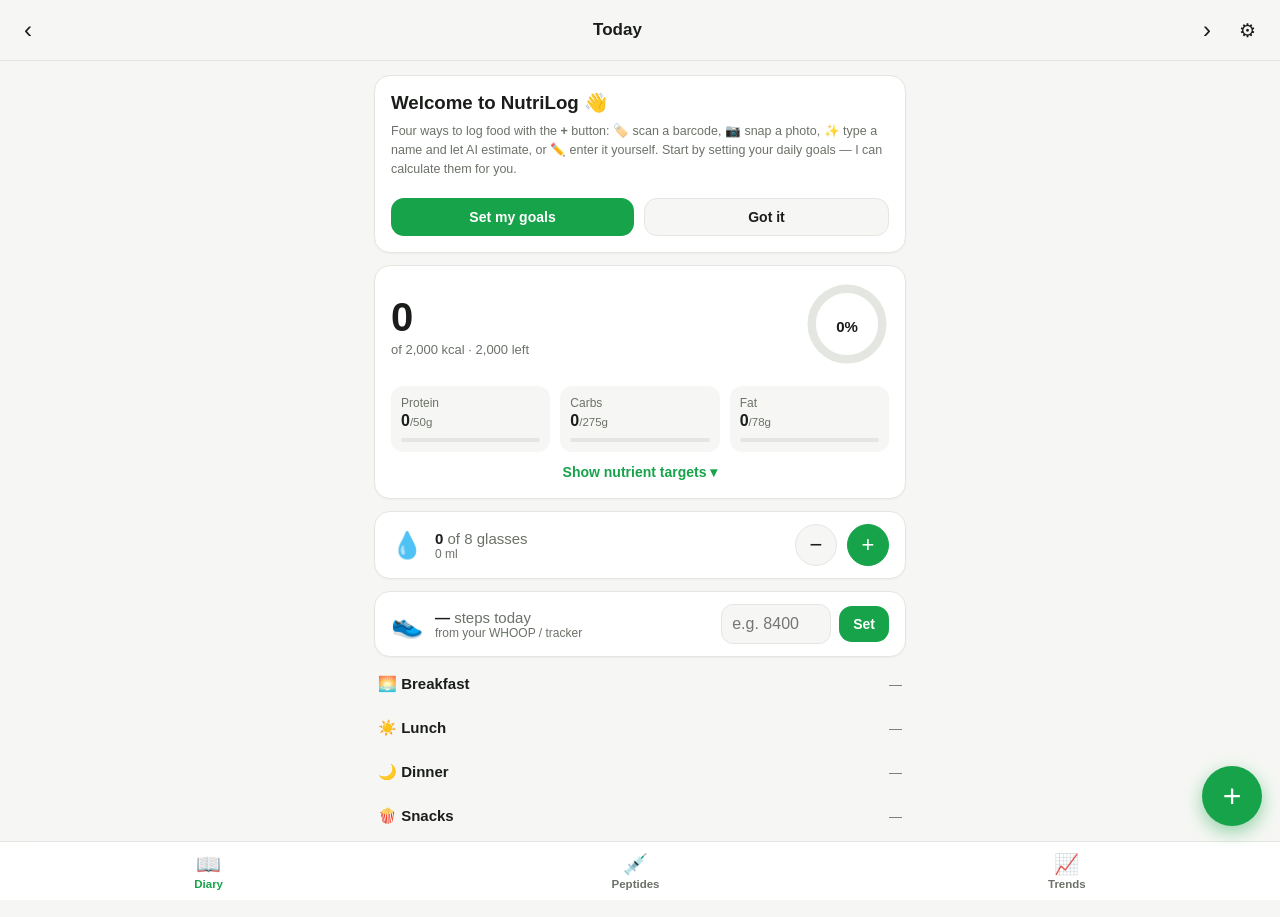
<file: index.html>
<!DOCTYPE html>
<html lang="en">
<head>
<meta charset="UTF-8">
<meta name="viewport" content="width=device-width, initial-scale=1, viewport-fit=cover, user-scalable=no">
<title>NutriLog</title>
<meta name="description" content="Track everything you eat — calories and all nutrients, with photos, barcode scanning, AI photo analysis, and trends.">
<link rel="manifest" href="./manifest.webmanifest">
<meta name="theme-color" content="#16a34a">
<meta name="apple-mobile-web-app-capable" content="yes">
<meta name="apple-mobile-web-app-status-bar-style" content="black-translucent">
<meta name="apple-mobile-web-app-title" content="NutriLog">
<link rel="apple-touch-icon" href="./icons/icon-180.png">
<link rel="icon" href="./icons/icon-192.png">
<link rel="stylesheet" href="./style.css">
</head>
<body>

<!-- ============ DIARY TAB ============ -->
<div id="tabDiary" class="tab-page">
  <header class="topbar">
    <button id="prevDay" class="icon-btn" aria-label="Previous day">‹</button>
    <button id="dateLabel" class="date-label">Today</button>
    <button id="nextDay" class="icon-btn" aria-label="Next day">›</button>
    <button id="settingsBtn" class="icon-btn gear" aria-label="Settings">⚙</button>
  </header>

  <main>
    <!-- First-run welcome -->
    <section class="card welcome-card hidden" id="welcomeCard">
      <h3>Welcome to NutriLog 👋</h3>
      <p class="hint">Four ways to log food with the <b>+</b> button: 🏷️ scan a barcode,
        📷 snap a photo, ✨ type a name and let AI estimate, or ✏️ enter it yourself.
        Start by setting your daily goals — I can calculate them for you.</p>
      <div class="form-actions">
        <button id="welcomeGoals" class="btn btn-primary btn-sm">Set my goals</button>
        <button id="welcomeDismiss" class="btn btn-light btn-sm">Got it</button>
      </div>
    </section>

    <!-- Daily totals -->
    <section class="card totals-card">
      <div class="kcal-row">
        <div>
          <div class="kcal-big"><span id="kcalTotal">0</span></div>
          <div class="kcal-sub" id="kcalGoalText">calories</div>
        </div>
        <div class="kcal-ring"><svg viewBox="0 0 100 100" width="84" height="84">
          <circle cx="50" cy="50" r="42" class="ring-bg"/>
          <circle cx="50" cy="50" r="42" class="ring-fg" id="kcalRing"/>
        </svg><div class="ring-pct" id="kcalPct"></div></div>
      </div>
      <div id="streakChip" class="streak hidden"></div>
      <div class="macro-grid" id="macroGrid"></div>
      <button id="toggleNutrients" class="link-btn">Show nutrient targets ▾</button>
      <div id="nutrientTable" class="target-list hidden"></div>
    </section>

    <!-- Water -->
    <section class="card water-card">
      <div class="water-info">
        <span class="water-ico">💧</span>
        <div><b id="waterCount">0</b> <span class="muted">of 8 glasses</span>
          <div class="water-ml muted" id="waterMl">0 ml</div></div>
      </div>
      <div class="water-btns">
        <button id="waterMinus" class="round-btn" aria-label="Remove glass">−</button>
        <button id="waterPlus" class="round-btn primary" aria-label="Add glass">+</button>
      </div>
    </section>

    <!-- Steps (from WHOOP or any tracker) -->
    <section class="card water-card">
      <div class="water-info">
        <span class="water-ico">👟</span>
        <div><b id="stepsCount">—</b> <span class="muted">steps today</span>
          <div class="water-ml muted">from your WHOOP / tracker</div></div>
      </div>
      <div class="steps-input">
        <input id="stepsInput" type="number" inputmode="numeric" min="0" placeholder="e.g. 8400">
        <button id="stepsSave" class="btn btn-primary btn-sm">Set</button>
      </div>
    </section>

    <!-- Peptides due banner -->
    <button class="card pep-due hidden" id="pepDueBanner"></button>

    <!-- Meals -->
    <div id="mealSections"></div>
  </main>

  <button id="addBtn" class="fab" aria-label="Add food">+</button>
</div>

<!-- ============ TRENDS TAB ============ -->
<div id="tabTrends" class="tab-page hidden">
  <header class="topbar"><span class="date-label" style="padding:8px">Trends</span></header>
  <main>
    <section class="card">
      <h3 class="chart-title">Calories — last 14 days</h3>
      <div id="kcalChart" class="chart-box"></div>
      <p id="kcalChartStatus" class="chart-status">Tap a bar to see details</p>
      <div class="avg-row" id="avgRow"></div>
    </section>

    <section class="card">
      <h3 class="chart-title">Weight</h3>
      <div class="weight-input-row">
        <input id="weightInput" type="number" inputmode="decimal" step="any" min="0" placeholder="Today's weight">
        <span class="muted" id="weightUnitLabel">kg</span>
        <button id="weightSave" class="btn btn-primary btn-sm">Save</button>
      </div>
      <div id="weightChart" class="chart-box"></div>
      <p id="weightChartStatus" class="chart-status"></p>
    </section>
  </main>
</div>

<!-- ============ PEPTIDES TAB ============ -->
<div id="tabPeps" class="tab-page hidden">
  <header class="topbar"><span class="date-label" style="padding:8px">Peptides</span></header>
  <main>
    <div id="pepList"></div>
    <p id="pepEmpty" class="empty-msg hidden">No peptides yet.<br>Add one and it shows up here as a daily checklist.</p>
    <button id="pepAdd" class="btn btn-primary" style="width:100%">+ Add peptide</button>
    <p class="hint" style="margin-top:12px">💡 Web apps can't send push notifications on iPhone —
      pair this checklist with a repeating iPhone alarm at your dose time. The Diary tab shows a
      banner whenever something is still due today.</p>
  </main>
</div>

<!-- Peptide editor -->
<div id="pepModal" class="modal hidden">
  <div class="modal-card">
    <div class="modal-head"><h3 id="pepTitle">Add peptide</h3><button class="icon-btn" data-close-pep>✕</button></div>
    <form id="pepForm">
      <label>Name<input id="pName" required placeholder="e.g. BPC-157"></label>
      <label>Dose <span class="opt">(as you'd say it)</span><input id="pDose" placeholder="e.g. 250 mcg"></label>
      <label>Days</label>
      <div class="meal-chips" id="pepDays"></div>
      <button type="button" id="pepEveryday" class="link-btn" style="padding:6px 0">Select every day</button>
      <label>Time of day
        <select id="pTime">
          <option value="morning">Morning</option>
          <option value="midday">Midday</option>
          <option value="evening">Evening</option>
          <option value="bedtime">Bedtime</option>
        </select>
      </label>
      <label>Notes <span class="opt">(optional)</span><input id="pNotes" placeholder="e.g. on empty stomach, 5 on / 2 off"></label>
      <div class="form-actions">
        <button type="button" id="pepDelete" class="btn btn-danger hidden">Delete</button>
        <button type="submit" class="btn btn-primary">Save</button>
      </div>
    </form>
  </div>
</div>

<!-- Bottom navigation -->
<nav class="tabbar">
  <button data-tab="tabDiary" class="tab-btn active"><span>📖</span>Diary</button>
  <button data-tab="tabPeps" class="tab-btn"><span>💉</span>Peptides</button>
  <button data-tab="tabTrends" class="tab-btn"><span>📈</span>Trends</button>
</nav>

<!-- Add menu sheet -->
<div id="addSheet" class="sheet hidden">
  <div class="sheet-backdrop" data-close></div>
  <div class="sheet-body">
    <div class="sheet-grid">
      <button class="sheet-opt" id="optScan"><span class="opt-ico">🏷️</span>Scan barcode</button>
      <button class="sheet-opt" id="optPhoto"><span class="opt-ico">📷</span>Photo</button>
      <button class="sheet-opt" id="optSearch"><span class="opt-ico">🔎</span>Search</button>
      <button class="sheet-opt" id="optManual"><span class="opt-ico">✏️</span>Manual</button>
    </div>
    <div id="myFoodsBlock">
      <h4 class="recents-title">My foods — everything you've logged</h4>
      <input id="foodSearch" type="search" placeholder="Search my foods & basic foods…" autocomplete="off">
      <div id="recentsList" class="recents-list"></div>
      <p id="foodSearchMsg" class="search-msg hidden"></p>
    </div>
    <div id="basicsBlock">
      <h4 class="recents-title">Basic foods — tap a category</h4>
      <div class="meal-chips basics-cats" id="basicsCats"></div>
      <div id="basicsList" class="recents-list"></div>
    </div>
    <div id="cheatBlock">
      <h4 class="recents-title">🍔 Cheat code — fast food</h4>
      <div class="meal-chips basics-cats" id="cheatChains"></div>
      <div id="cheatList" class="recents-list"></div>
    </div>
  </div>
</div>

<!-- Barcode scanner -->
<div id="scanModal" class="modal hidden">
  <div class="scan-wrap">
    <video id="scanVideo" playsinline></video>
    <div class="scan-frame"></div>
    <p class="scan-hint">Point at the barcode</p>
    <p id="scanStatus" class="scan-status"></p>
    <button id="scanCancel" class="btn btn-light scan-cancel">Cancel</button>
  </div>
</div>

<!-- Search modal -->
<div id="searchModal" class="modal hidden">
  <div class="modal-card">
    <div class="modal-head"><h3>Search food</h3><button class="icon-btn" data-close-search>✕</button></div>
    <div class="search-row">
      <input id="searchInput" type="search" placeholder="e.g. greek yogurt" autocomplete="off">
      <button id="searchGo" class="btn btn-primary">Go</button>
    </div>
    <div id="searchResults" class="search-results"></div>
  </div>
</div>

<!-- Entry form -->
<div id="entryModal" class="modal hidden">
  <div class="modal-card">
    <div class="modal-head"><h3 id="entryTitle">Add food</h3><button class="icon-btn" data-close-entry>✕</button></div>
    <form id="entryForm">
      <div class="photo-row">
        <img id="photoPreview" class="photo-preview hidden" alt="">
        <div class="photo-btns">
          <div class="photo-src-row">
            <button type="button" id="photoBtn" class="btn btn-light btn-sm">📷 Camera</button>
            <button type="button" id="galleryBtn" class="btn btn-light btn-sm">🖼️ Gallery</button>
          </div>
          <button type="button" id="aiBtn" class="btn btn-ai btn-sm">✨ Estimate with AI</button>
        </div>
        <input type="file" id="photoInput" accept="image/*" capture="environment" hidden>
        <input type="file" id="galleryInput" accept="image/*" hidden>
      </div>
      <p id="aiStatus" class="hint hidden"></p>

      <div class="meal-chips" id="mealChips"></div>

      <label>Name<input id="fName" required placeholder="e.g. Oatmeal with banana"></label>
      <label>Brand <span class="opt">(optional)</span><input id="fBrand" placeholder="e.g. Quaker"></label>

      <div id="amountBlock" class="hidden">
        <label>Amount eaten (g / ml)<input id="fAmount" type="number" inputmode="decimal" min="0" step="any"></label>
        <div id="servingBtns" class="serving-btns"></div>
        <p class="hint">Nutrients update automatically from per-100g data. You can still edit them.</p>
      </div>

      <h4 class="form-sub">Nutrition (what you ate)</h4>
      <div id="nutrientInputs" class="nutrient-inputs"></div>
      <button type="button" id="moreNutrients" class="link-btn">More nutrients ▾</button>

      <div class="form-actions">
        <button type="button" id="deleteEntry" class="btn btn-danger hidden">Delete</button>
        <button type="submit" class="btn btn-primary">Save</button>
      </div>
    </form>
  </div>
</div>

<!-- Settings -->
<div id="settingsModal" class="modal hidden">
  <div class="modal-card">
    <div class="modal-head"><h3>Settings</h3><button class="icon-btn" data-close-settings>✕</button></div>
    <form id="settingsForm">
      <h4 class="form-sub" style="margin-top:4px">Daily goals</h4>
      <details id="wizard" class="wizard">
        <summary>🎯 Calculate my goals for me</summary>
        <div class="nutrient-inputs">
          <label>Sex<select id="wSex"><option value="m">Male</option><option value="f">Female</option></select></label>
          <label>Age<input id="wAge" type="number" inputmode="numeric" min="10" max="100" placeholder="35"></label>
          <label>Height<input id="wHeight" type="number" inputmode="decimal" min="0" placeholder="170"></label>
          <label>Height unit<select id="wHUnit"><option value="cm">cm</option><option value="in">inches</option></select></label>
          <label>Weight<input id="wWeight" type="number" inputmode="decimal" min="0" placeholder="75"></label>
          <label>Activity<select id="wActivity">
            <option value="1.2">Mostly sitting</option>
            <option value="1.375" selected>Lightly active</option>
            <option value="1.55">Active</option>
            <option value="1.725">Very active</option></select></label>
          <label>Objective<select id="wObjective">
            <option value="-500">Lose weight</option>
            <option value="0" selected>Maintain</option>
            <option value="300">Gain muscle</option></select></label>
        </div>
        <button type="button" id="wCalc" class="btn btn-light btn-sm wizard-calc">Calculate &amp; fill in goals</button>
        <p class="hint" id="wResult"></p>
      </details>
      <div class="nutrient-inputs">
        <label>Calories (kcal)<input id="gKcal" type="number" inputmode="numeric" min="0" placeholder="2000"></label>
        <label>Protein (g)<input id="gProtein" type="number" inputmode="numeric" min="0" placeholder="50"></label>
        <label>Carbs (g)<input id="gCarbs" type="number" inputmode="numeric" min="0" placeholder="275"></label>
        <label>Fat (g)<input id="gFat" type="number" inputmode="numeric" min="0" placeholder="78"></label>
      </div>

      <label>Weight unit
        <select id="gUnit"><option value="kg">kg</option><option value="lb">lb</option></select>
      </label>

      <h4 class="form-sub">AI food analysis <span class="opt">(optional)</span></h4>
      <label>AI key — Gemini (free) or Claude<input id="gApiKey" type="password" placeholder="AIza…, AQ.…, or sk-ant-…" autocomplete="off"></label>
      <p class="hint"><b>Free:</b> get a Google Gemini key at
        <a href="https://aistudio.google.com/apikey" target="_blank" rel="noopener">aistudio.google.com/apikey</a>
        — sign in with Google, tap "Create API key", copy the key (starts with AIza or AQ.),
        paste it here. No credit card; hundreds of analyses per day. Paid alternative: a Claude
        key from console.anthropic.com. The ✨ button then estimates nutrition from a meal photo
        or a typed food name. The key stays on this phone; photos are sent to the AI provider
        only when you tap the button.</p>

      <h4 class="form-sub">Backup</h4>
      <div class="backup-btns">
        <button type="button" id="exportBtn" class="btn btn-light btn-sm">⬇️ Backup</button>
        <button type="button" id="importBtn" class="btn btn-light btn-sm">⬆️ Restore</button>
        <button type="button" id="exportCsvBtn" class="btn btn-light btn-sm">📄 CSV</button>
        <input type="file" id="importInput" accept=".json,application/json" hidden>
      </div>
      <p class="hint">Backups include your food log, water, weight, and goals (not your AI key).
        Your data lives only on this phone — keep a backup somewhere safe.</p>

      <div class="form-actions"><button type="submit" class="btn btn-primary">Save settings</button></div>
    </form>
    <p class="hint">Nutrient targets follow FDA daily values; calories/protein/carbs/fat use your goals above. All food data stays on your phone.</p>
    <p class="hint" id="verLabel" style="text-align:center"></p>
  </div>
</div>

<div id="toast" class="toast hidden"></div>

<script src="./vendor/zxing.min.js"></script>
<script src="./app.js"></script>
</body>
</html>
</file>
<file: style.css>
:root {
  --bg: #f6f7f4;
  --card: #ffffff;
  --text: #1a1d1a;
  --muted: #6b7268;
  --line: #e4e7e1;
  --accent: #16a34a;
  --accent-soft: #dcfce7;
  --danger: #dc2626;
  --chart: #16a34a;
  --ai: #7c3aed;
  --radius: 16px;
}
@media (prefers-color-scheme: dark) {
  :root {
    --bg: #101311;
    --card: #1a1e1b;
    --text: #eef1ec;
    --muted: #9aa197;
    --line: #2a2f2b;
    --accent: #22c55e;
    --accent-soft: #14371f;
    --chart: #19a34c;
    --ai: #a78bfa;
  }
}
* { box-sizing: border-box; margin: 0; }
html { -webkit-text-size-adjust: 100%; }
body {
  font-family: -apple-system, BlinkMacSystemFont, "Segoe UI", Roboto, sans-serif;
  background: var(--bg); color: var(--text);
  padding-bottom: calc(70px + env(safe-area-inset-bottom));
  -webkit-tap-highlight-color: transparent;
}
.muted { color: var(--muted); }

/* Top bar */
.topbar {
  position: sticky; top: 0; z-index: 20;
  display: flex; align-items: center; justify-content: center; gap: 4px;
  padding: calc(10px + env(safe-area-inset-top)) 12px 10px;
  background: color-mix(in srgb, var(--bg) 85%, transparent);
  backdrop-filter: blur(12px); -webkit-backdrop-filter: blur(12px);
  border-bottom: 1px solid var(--line);
}
.date-label {
  flex: 1; text-align: center; font-size: 17px; font-weight: 700;
  background: none; border: none; color: var(--text); padding: 8px;
}
.icon-btn {
  background: none; border: none; color: var(--text);
  font-size: 24px; line-height: 1; padding: 8px 12px; cursor: pointer;
}
.icon-btn.gear { font-size: 19px; }

main { padding: 14px; max-width: 560px; margin: 0 auto; }

.card {
  background: var(--card); border-radius: var(--radius);
  border: 1px solid var(--line); padding: 16px;
  box-shadow: 0 1px 2px rgb(0 0 0 / 4%);
  margin-bottom: 12px;
}

/* Totals */
.kcal-row { display: flex; align-items: center; justify-content: space-between; }
.kcal-big { font-size: 40px; font-weight: 800; letter-spacing: -1px; }
.kcal-sub { color: var(--muted); font-size: 13px; margin-top: 2px; }
.kcal-ring { position: relative; }
.ring-bg { fill: none; stroke: var(--line); stroke-width: 10; }
.ring-fg {
  fill: none; stroke: var(--accent); stroke-width: 10; stroke-linecap: round;
  stroke-dasharray: 264; stroke-dashoffset: 264;
  transform: rotate(-90deg); transform-origin: 50% 50%;
  transition: stroke-dashoffset .5s ease;
}
.ring-pct {
  position: absolute; inset: 0; display: flex; align-items: center; justify-content: center;
  font-size: 15px; font-weight: 700;
}
.macro-grid { display: grid; grid-template-columns: repeat(3, 1fr); gap: 10px; margin-top: 16px; }
.macro { background: var(--bg); border-radius: 12px; padding: 10px; }
.macro .m-label { font-size: 12px; color: var(--muted); }
.macro .m-val { font-size: 16px; font-weight: 700; margin-top: 2px; }
.macro .m-val small { color: var(--muted); font-weight: 500; font-size: 11.5px; }
.macro .bar { height: 4px; background: var(--line); border-radius: 2px; margin-top: 8px; overflow: hidden; }
.macro .bar i { display: block; height: 100%; background: var(--accent); border-radius: 2px; }

.link-btn {
  background: none; border: none; color: var(--accent); font-weight: 600;
  font-size: 14px; padding: 12px 0 2px; width: 100%; text-align: center; cursor: pointer;
}

/* Nutrient target bars */
.target-list { margin-top: 10px; }
.trow {
  display: grid; grid-template-columns: 1fr auto; gap: 2px 10px;
  padding: 7px 2px; border-top: 1px solid var(--line); font-size: 13.5px;
  align-items: center;
}
.trow .t-name { font-weight: 600; }
.trow .t-val { color: var(--muted); font-variant-numeric: tabular-nums; }
.trow .t-bar {
  grid-column: 1 / -1; height: 4px; background: var(--line);
  border-radius: 2px; overflow: hidden;
}
.trow .t-bar i { display: block; height: 100%; background: var(--accent); border-radius: 2px; }
.trow .t-bar i.over { background: var(--danger); }

/* Water */
.water-card { display: flex; align-items: center; justify-content: space-between; padding: 12px 16px; }
.water-info { display: flex; align-items: center; gap: 12px; font-size: 15px; }
.water-ico { font-size: 26px; }
.water-ml { font-size: 12px; }
.water-btns { display: flex; gap: 10px; }
.round-btn {
  width: 42px; height: 42px; border-radius: 50%; font-size: 22px; line-height: 1;
  border: 1px solid var(--line); background: var(--bg); color: var(--text); cursor: pointer;
}
.round-btn.primary { background: var(--accent); border-color: var(--accent); color: #fff; }

/* Meals */
.meal-head {
  display: flex; justify-content: space-between; align-items: center;
  margin: 18px 4px 8px; font-weight: 700; font-size: 15px;
}
.meal-head .muted { font-weight: 500; font-size: 13px; }
.entry-list { display: flex; flex-direction: column; gap: 8px; }
.entry {
  display: flex; align-items: center; gap: 12px;
  background: var(--card); border: 1px solid var(--line);
  border-radius: var(--radius); padding: 9px 14px 9px 9px;
  width: 100%; text-align: left; color: var(--text); cursor: pointer; font: inherit;
}
.entry .thumb {
  width: 48px; height: 48px; border-radius: 12px; object-fit: cover;
  background: var(--accent-soft); flex-shrink: 0;
  display: flex; align-items: center; justify-content: center; font-size: 22px;
}
.entry .e-main { flex: 1; min-width: 0; }
.entry .e-name { font-weight: 600; white-space: nowrap; overflow: hidden; text-overflow: ellipsis; display: block; }
.entry .e-sub { font-size: 12.5px; color: var(--muted); margin-top: 2px; display: block; }
.entry .e-kcal { font-weight: 700; white-space: nowrap; }
.entry .e-kcal small { color: var(--muted); font-weight: 500; }

/* FAB + tab bar */
.fab {
  position: fixed; right: 18px; bottom: calc(74px + env(safe-area-inset-bottom));
  width: 60px; height: 60px; border-radius: 50%;
  background: var(--accent); color: #fff; font-size: 32px; line-height: 1;
  border: none; box-shadow: 0 6px 18px rgb(22 163 74 / 45%); cursor: pointer; z-index: 30;
}
.fab:active { transform: scale(.94); }

.tabbar {
  position: fixed; left: 0; right: 0; bottom: 0; z-index: 25;
  display: flex; justify-content: space-around;
  background: color-mix(in srgb, var(--card) 92%, transparent);
  backdrop-filter: blur(12px); -webkit-backdrop-filter: blur(12px);
  border-top: 1px solid var(--line);
  padding: 6px 0 calc(6px + env(safe-area-inset-bottom));
}
.tab-btn {
  display: flex; flex-direction: column; align-items: center; gap: 2px;
  background: none; border: none; color: var(--muted);
  font-size: 11.5px; font-weight: 600; padding: 4px 22px; cursor: pointer;
}
.tab-btn span { font-size: 20px; }
.tab-btn.active { color: var(--accent); }

/* Sheets & modals */
.hidden { display: none !important; }
.sheet { position: fixed; inset: 0; z-index: 40; }
.sheet-backdrop { position: absolute; inset: 0; background: rgb(0 0 0 / 45%); }
.sheet-body {
  position: absolute; left: 0; right: 0; bottom: 0;
  background: var(--card); border-radius: 22px 22px 0 0;
  padding: 16px 14px calc(20px + env(safe-area-inset-bottom));
  max-height: 75vh; overflow-y: auto;
}
.sheet-grid { display: grid; grid-template-columns: repeat(4, 1fr); gap: 8px; }
.sheet-opt {
  display: flex; flex-direction: column; align-items: center; gap: 6px;
  background: var(--bg); border: 1px solid var(--line); border-radius: 14px;
  padding: 12px 4px; font: inherit; font-size: 12px; font-weight: 600;
  color: var(--text); cursor: pointer;
}
.sheet-opt .opt-ico { font-size: 24px; }
.recents-title { font-size: 13px; color: var(--muted); margin: 16px 4px 8px; text-transform: uppercase; letter-spacing: .4px; }
.recents-list { display: flex; flex-direction: column; gap: 8px; }
.recents-list .entry { background: var(--bg); }

.modal { position: fixed; inset: 0; z-index: 50; background: rgb(0 0 0 / 45%); overflow-y: auto; padding: 20px 12px calc(20px + env(safe-area-inset-bottom)); }
.modal-card { background: var(--card); border-radius: 20px; padding: 18px; max-width: 520px; margin: 0 auto; }
.modal-head { display: flex; align-items: center; justify-content: space-between; margin-bottom: 10px; }
.modal-head h3 { font-size: 19px; }

form label { display: block; font-size: 13.5px; font-weight: 600; color: var(--muted); margin-top: 12px; }
form label .opt { font-weight: 400; }
form input, form select {
  width: 100%; margin-top: 6px; padding: 12px; font-size: 16px;
  border: 1px solid var(--line); border-radius: 12px;
  background: var(--bg); color: var(--text); font-family: inherit;
}
form input:focus { outline: 2px solid var(--accent); border-color: transparent; }
.form-sub { margin-top: 18px; font-size: 15px; }
.nutrient-inputs { display: grid; grid-template-columns: 1fr 1fr; gap: 0 12px; }
.nutrient-inputs label { margin-top: 10px; }
.nutrient-inputs label small { font-weight: 400; }
.form-actions { display: flex; gap: 10px; margin-top: 20px; }
.form-actions .btn { flex: 1; }

.btn {
  padding: 13px 16px; border-radius: 13px; border: none; font-size: 16px;
  font-weight: 700; cursor: pointer; font-family: inherit;
}
.btn-sm { padding: 10px 14px; font-size: 14px; }
.btn-primary { background: var(--accent); color: #fff; }
.btn-light { background: var(--bg); color: var(--text); border: 1px solid var(--line); }
.btn-danger { background: transparent; color: var(--danger); border: 1px solid var(--danger); }
.btn-ai { background: transparent; color: var(--ai); border: 1px solid var(--ai); }
.btn:disabled { opacity: .5; }

.photo-row { display: flex; align-items: center; gap: 12px; margin-top: 4px; }
.photo-btns { display: flex; flex-direction: column; gap: 8px; }
.photo-preview { width: 74px; height: 74px; border-radius: 14px; object-fit: cover; }
.serving-btns { display: flex; flex-wrap: wrap; gap: 8px; margin-top: 8px; }
.serving-btns button {
  border: 1px solid var(--accent); color: var(--accent); background: transparent;
  border-radius: 999px; padding: 6px 12px; font-size: 13.5px; font-weight: 600; cursor: pointer;
}
.hint { font-size: 12.5px; color: var(--muted); margin-top: 8px; line-height: 1.5; }

/* Meal chips */
.meal-chips { display: flex; gap: 6px; margin-top: 12px; }
.chip {
  flex: 1; border: 1px solid var(--line); background: var(--bg); color: var(--muted);
  border-radius: 999px; padding: 8px 4px; font-size: 13px; font-weight: 600; cursor: pointer;
}
.chip.sel { background: var(--accent); border-color: var(--accent); color: #fff; }

/* Scanner */
.scan-wrap { position: fixed; inset: 0; background: #000; display: flex; align-items: center; justify-content: center; }
#scanVideo { width: 100%; height: 100%; object-fit: cover; position: absolute; inset: 0; }
.scan-frame {
  position: relative; width: 78%; max-width: 340px; aspect-ratio: 1.6;
  border: 3px solid rgb(255 255 255 / 90%); border-radius: 18px;
  box-shadow: 0 0 0 100vmax rgb(0 0 0 / 35%);
}
.scan-hint { position: absolute; top: calc(18% - 40px); width: 100%; text-align: center; color: #fff; font-weight: 600; }
.scan-status { position: absolute; bottom: 24%; width: 100%; text-align: center; color: #fff; font-size: 14px; padding: 0 20px; }
.scan-cancel { position: absolute; bottom: calc(40px + env(safe-area-inset-bottom)); left: 50%; transform: translateX(-50%); min-width: 140px; }

/* Search */
.search-row { display: flex; gap: 8px; margin-top: 4px; }
.search-row input { flex: 1; margin-top: 0; padding: 12px; font-size: 16px; border: 1px solid var(--line); border-radius: 12px; background: var(--bg); color: var(--text); }
.search-results { margin-top: 12px; display: flex; flex-direction: column; gap: 8px; max-height: 55vh; overflow-y: auto; }
.search-results .entry { padding: 8px 12px 8px 8px; }
.search-msg { color: var(--muted); text-align: center; padding: 18px 0; font-size: 14px; }

/* Charts */
.chart-title { font-size: 15px; margin-bottom: 12px; }
.chart-box { width: 100%; }
.chart { width: 100%; height: auto; display: block; }
.c-bar { fill: var(--chart); opacity: .55; cursor: pointer; }
.c-bar.today { opacity: 1; }
.c-axis { stroke: var(--line); stroke-width: 1; }
.c-goal { stroke: var(--muted); stroke-width: 1.5; stroke-dasharray: 4 4; }
.c-goal-label, .c-xlabel { fill: var(--muted); font-size: 9px; font-family: inherit; }
.c-xlabel { text-anchor: middle; }
.c-line { fill: none; stroke: var(--chart); stroke-width: 2; stroke-linejoin: round; }
.c-dot { fill: var(--chart); stroke: var(--card); stroke-width: 2; cursor: pointer; }
.chart-status { font-size: 12.5px; color: var(--muted); margin-top: 8px; min-height: 1.2em; }
.avg-row { display: flex; justify-content: space-between; margin-top: 14px; gap: 8px; }
.avg-row div { display: flex; flex-direction: column; gap: 2px; font-size: 14px; }
.avg-row .muted { font-size: 11.5px; }

/* Weight */
.weight-input-row { display: flex; align-items: center; gap: 8px; margin-bottom: 12px; }
.weight-input-row input { flex: 1; padding: 11px; font-size: 16px; border: 1px solid var(--line); border-radius: 12px; background: var(--bg); color: var(--text); }

/* Toast */
.toast {
  position: fixed; left: 50%; transform: translateX(-50%);
  bottom: calc(90px + env(safe-area-inset-bottom));
  background: var(--text); color: var(--bg);
  padding: 11px 18px; border-radius: 999px; font-size: 14.5px; font-weight: 600;
  z-index: 60; max-width: 88%; text-align: center;
}

.hint a { color: var(--accent); font-weight: 600; }

/* Welcome, streak, wizard, backup */
.welcome-card h3 { margin-bottom: 6px; }
.streak {
  display: inline-flex; align-items: center; gap: 6px;
  background: var(--accent-soft); color: var(--text);
  border-radius: 999px; padding: 6px 12px; font-size: 13px; font-weight: 700;
  margin-top: 12px;
}
.wizard { margin: 8px 0 4px; border: 1px solid var(--line); border-radius: 12px; padding: 10px 12px; }
.wizard summary { font-size: 14px; font-weight: 600; color: var(--accent); cursor: pointer; }
.wizard-calc { margin-top: 12px; width: 100%; }
.backup-btns { display: flex; gap: 8px; flex-wrap: wrap; margin-top: 8px; }
.backup-btns .btn { flex: 1; }

/* Steps + peptides */
.steps-input { display: flex; gap: 8px; align-items: center; }
.steps-input input {
  width: 110px; padding: 10px; font-size: 16px; border: 1px solid var(--line);
  border-radius: 12px; background: var(--bg); color: var(--text);
}
.pep-due {
  width: 100%; text-align: left; font: inherit; color: var(--text); cursor: pointer;
  border-color: var(--ai); display: flex; align-items: center; gap: 10px;
  font-weight: 600; font-size: 14.5px;
}
.pep-card { margin-bottom: 10px; }
.pep-row { display: flex; align-items: center; gap: 12px; }
.pep-info { flex: 1; min-width: 0; cursor: pointer; }
.pep-name { font-weight: 700; }
.pep-sub { font-size: 12.5px; color: var(--muted); margin-top: 2px; }
.pep-take {
  border: none; border-radius: 999px; padding: 10px 16px; font-size: 14px;
  font-weight: 700; cursor: pointer; white-space: nowrap; font-family: inherit;
  background: var(--accent); color: #fff;
}
.pep-take.taken { background: var(--accent-soft); color: var(--text); }
.pep-take.offday { background: var(--bg); color: var(--muted); border: 1px solid var(--line); }
.pep-due-dot { color: var(--ai); }

.photo-src-row { display: flex; gap: 8px; }
.photo-src-row .btn { flex: 1; white-space: nowrap; }

/* My foods library */
#foodSearch {
  width: 100%; padding: 11px 12px; font-size: 16px; margin-bottom: 10px;
  border: 1px solid var(--line); border-radius: 12px;
  background: var(--bg); color: var(--text);
}
.food-x {
  background: none; border: none; color: var(--muted); font-size: 17px;
  padding: 6px 8px; cursor: pointer; flex-shrink: 0;
}

/* Basic foods */
.basics-cats { flex-wrap: wrap; margin: 0 0 10px; }
.basics-cats .chip { flex: 0 0 auto; padding: 8px 12px; }
</file>
